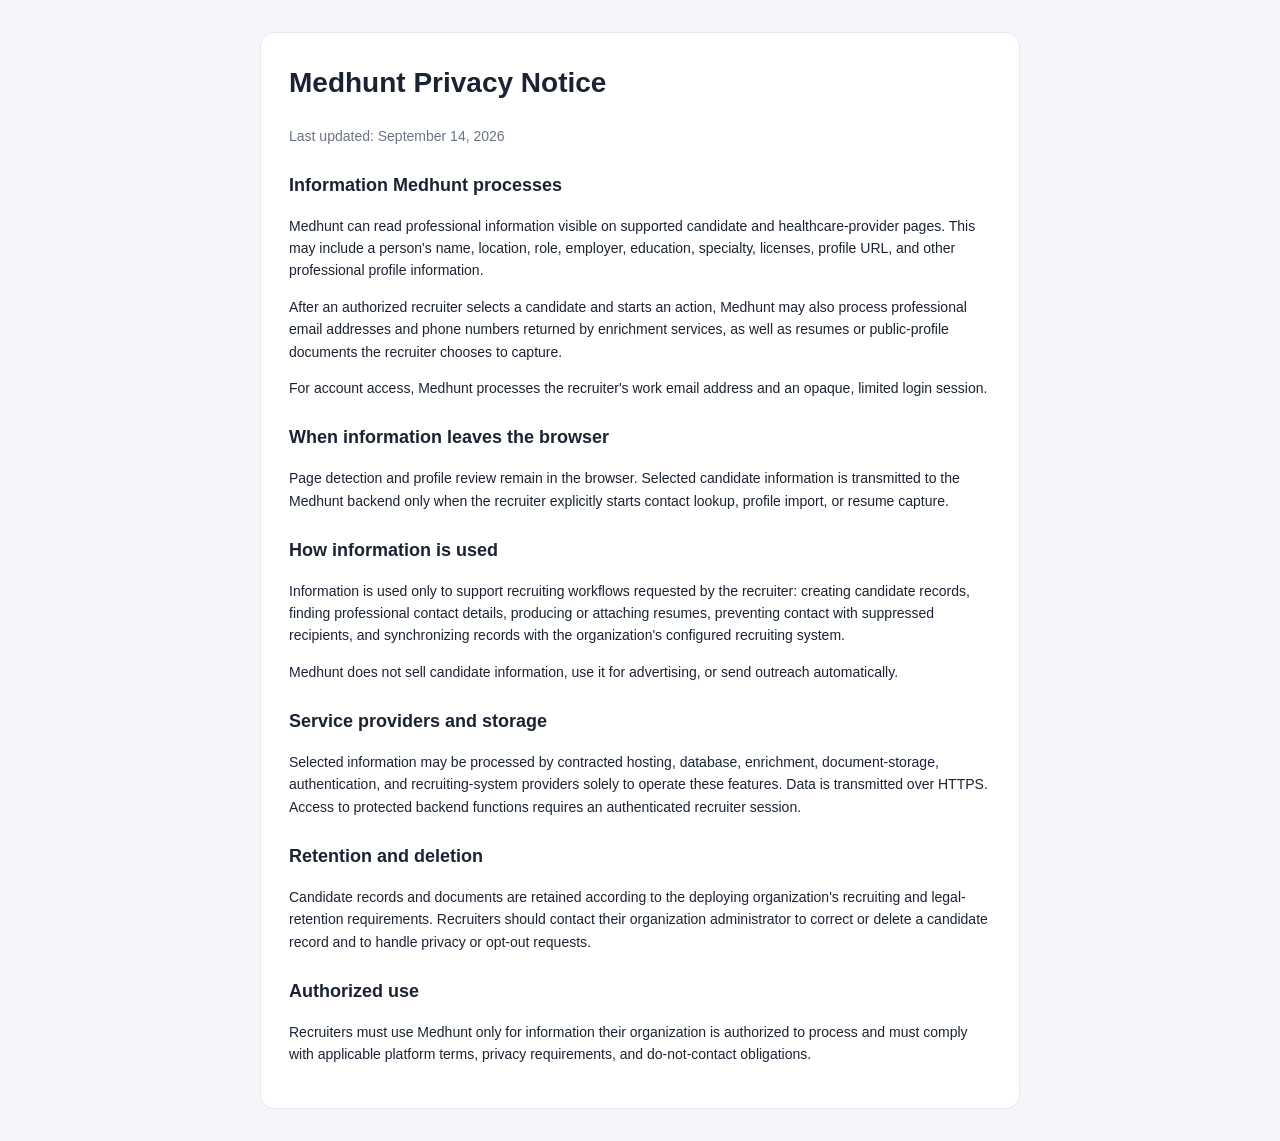
<file: release/medhunt-chrome-store-3.37.48-medhunt2/privacy.html>
<!doctype html>
<html lang="en">
<head>
  <meta charset="utf-8">
  <meta name="viewport" content="width=device-width, initial-scale=1">
  <title>Medhunt Privacy Notice</title>
  <link rel="stylesheet" href="styles.css">
</head>
<body>
  <main class="privacy-page">
    <h1>Medhunt Privacy Notice</h1>
    <p class="muted">Last updated: September 14, 2026</p>

    <h2>Information Medhunt processes</h2>
    <p>Medhunt can read professional information visible on supported candidate and healthcare-provider pages. This may include a person's name, location, role, employer, education, specialty, licenses, profile URL, and other professional profile information.</p>
    <p>After an authorized recruiter selects a candidate and starts an action, Medhunt may also process professional email addresses and phone numbers returned by enrichment services, as well as resumes or public-profile documents the recruiter chooses to capture.</p>
    <p>For account access, Medhunt processes the recruiter's work email address and an opaque, limited login session.</p>

    <h2>When information leaves the browser</h2>
    <p>Page detection and profile review remain in the browser. Selected candidate information is transmitted to the Medhunt backend only when the recruiter explicitly starts contact lookup, profile import, or resume capture.</p>

    <h2>How information is used</h2>
    <p>Information is used only to support recruiting workflows requested by the recruiter: creating candidate records, finding professional contact details, producing or attaching resumes, preventing contact with suppressed recipients, and synchronizing records with the organization's configured recruiting system.</p>
    <p>Medhunt does not sell candidate information, use it for advertising, or send outreach automatically.</p>

    <h2>Service providers and storage</h2>
    <p>Selected information may be processed by contracted hosting, database, enrichment, document-storage, authentication, and recruiting-system providers solely to operate these features. Data is transmitted over HTTPS. Access to protected backend functions requires an authenticated recruiter session.</p>

    <h2>Retention and deletion</h2>
    <p>Candidate records and documents are retained according to the deploying organization's recruiting and legal-retention requirements. Recruiters should contact their organization administrator to correct or delete a candidate record and to handle privacy or opt-out requests.</p>

    <h2>Authorized use</h2>
    <p>Recruiters must use Medhunt only for information their organization is authorized to process and must comply with applicable platform terms, privacy requirements, and do-not-contact obligations.</p>
  </main>
</body>
</html>
</file>
<file: release/medhunt-chrome-store-3.37.48-medhunt2/styles.css>
:root {
  --navy: #16295c;
  --teal: #0f8f8a;
  --teal-bright: #0fa6a0;
  --bg: #f4f6fa;
  --card: #fff;
  --line: #e4e8ef;
  --ink: #1b2333;
  --muted: #6b7484;
  --go: #137333;
  --gobg: #e6f4ea;
  --amber: #a85b00;
  --amberbg: #fbf0de;
  --red: #b3261e;
  --redbg: #fbe9e7;
  --purple: #5b3ac9;
  color-scheme: light;
}

* { box-sizing: border-box; }

html, body { min-height: 100%; }

body {
  margin: 0;
  font-family: Inter, -apple-system, BlinkMacSystemFont, "Segoe UI", Roboto, sans-serif;
  background: var(--bg);
  color: var(--ink);
  font-size: 14px;
}

button, input, select, textarea { font: inherit; }
button:focus-visible, input:focus-visible, select:focus-visible, textarea:focus-visible {
  outline: 3px solid rgba(15, 166, 160, .25);
  outline-offset: 1px;
}

.app {
  display: grid;
  grid-template-columns: 230px minmax(0, 1fr);
  min-height: 100vh;
}

.side {
  position: sticky;
  top: 0;
  height: 100vh;
  background: var(--navy);
  color: #c9d3e8;
  display: flex;
  flex-direction: column;
  z-index: 2;
}

.brand {
  display: flex;
  align-items: center;
  justify-content: center;
  padding: 14px 18px;
  border-bottom: 1px solid rgba(255, 255, 255, .08);
}

.brand-logo-full {
  display: block;
  width: min(100%, 178px);
  height: auto;
  padding: 5px 7px;
  border-radius: 10px;
  background: #fff;
  box-shadow: 0 5px 16px rgba(3, 17, 49, .24);
}

.nav { padding: 12px 10px; flex: 1; }

.nav-link {
  width: 100%;
  display: flex;
  gap: 11px;
  align-items: center;
  padding: 10px 12px;
  border: 0;
  border-radius: 8px;
  color: #b7c2da;
  background: transparent;
  font-weight: 550;
  margin-bottom: 2px;
  text-align: left;
  cursor: pointer;
}

.nav-link:hover { background: rgba(255, 255, 255, .06); color: #fff; }
.nav-link.active { background: var(--teal); color: #fff; }
.side-foot {
  padding: 12px 16px;
  font-size: 11px;
  color: #7e90b6;
  border-top: 1px solid rgba(255, 255, 255, .08);
}

.main { display: flex; flex-direction: column; min-width: 0; }
.top {
  min-height: 64px;
  background: var(--card);
  border-bottom: 1px solid var(--line);
  display: flex;
  align-items: center;
  justify-content: space-between;
  padding: 8px 24px;
  position: sticky;
  top: 0;
  z-index: 1;
}

.top h1 { font-size: 17px; line-height: 1.2; margin: 0; font-weight: 650; }
.connection { display: block; margin-top: 3px; font-size: 10px; color: var(--muted); }
.connection.online { color: var(--go); }
.connection.offline { color: var(--red); }
.top-right { display: flex; gap: 10px; align-items: center; }
.pill {
  font-size: 11px;
  font-weight: 700;
  padding: 5px 10px;
  border-radius: 20px;
  background: var(--redbg);
  color: var(--red);
  text-transform: capitalize;
}
.pill.demo { background: var(--amberbg); color: var(--amber); }
.pill.live { background: #eaf6f5; color: var(--teal); }
.user-avatar {
  width: 32px;
  height: 32px;
  border-radius: 50%;
  background: var(--navy);
  color: #fff;
  display: grid;
  place-items: center;
  font-weight: 650;
  font-size: 11px;
}
.auth-button { margin-left: 6px; min-width: 52px; }

.wrap { width: 100%; max-width: 1180px; padding: 22px 24px; }
.card {
  background: var(--card);
  border: 1px solid var(--line);
  border-radius: 14px;
  padding: 18px 20px;
  margin-bottom: 16px;
}
.card h3 { margin: 0 0 12px; font-size: 14px; font-weight: 650; color: var(--navy); }
.card p:last-child { margin-bottom: 0; }

.btn {
  background: var(--navy);
  color: #fff;
  border: 1px solid var(--navy);
  border-radius: 9px;
  padding: 9px 16px;
  font-weight: 650;
  font-size: 13px;
  cursor: pointer;
}
.btn:hover { filter: brightness(.96); }
.btn:disabled { opacity: .55; cursor: wait; }
.btn.ghost { background: #fff; color: var(--navy); border-color: var(--line); }
.btn.teal { background: var(--teal); border-color: var(--teal); }
.btn.capture-btn { background: var(--purple); border-color: var(--purple); }
.btn.danger { background: var(--red); border-color: var(--red); }
.btn.sm { padding: 6px 10px; font-size: 12px; }

textarea, input, select {
  font-size: 13px;
  color: var(--ink);
  background: #fff;
  border: 1px solid #d9dee8;
  border-radius: 9px;
  padding: 10px 12px;
  width: 100%;
}
textarea { resize: vertical; }
input[readonly], textarea[readonly] { background: #f8f9fb; }
.row { display: flex; gap: 10px; align-items: center; flex-wrap: wrap; }
.row.spread { justify-content: space-between; }
.grow { flex: 1 1 220px; }
.grow-2 { flex: 2 1 300px; }
.field-auto { width: auto; max-width: 320px; }
.mt { margin-top: 14px; }
.muted { color: var(--muted); }
.small { font-size: 12px; }
.field-label { display: block; margin: 12px 0 5px; color: var(--muted); font-size: 12px; font-weight: 650; }
.error-text { color: var(--red); }
.success-text { color: var(--go); }
code { font-size: .92em; background: #f0f2f6; border-radius: 4px; padding: 1px 4px; }

.privacy-page {
  width: min(760px, calc(100% - 32px));
  margin: 32px auto;
  padding: 28px;
  background: var(--card);
  border: 1px solid var(--line);
  border-radius: 14px;
  line-height: 1.6;
}
.privacy-page h1 { margin-top: 0; }
.privacy-page h2 { margin-top: 24px; font-size: 18px; }
.privacy-dialog { max-width: 620px; }
.privacy-dialog p { line-height: 1.5; }
.consent-check {
  display: flex;
  align-items: flex-start;
  gap: 9px;
  margin: 0 0 20px;
  padding: 13px 14px;
  border: 1px solid #dce6ee;
  border-radius: 12px;
  background: #fbfcfe;
  line-height: 1.35;
  font-weight: 650;
}
.consent-check input { width: auto; margin-top: 3px; accent-color: var(--teal); }

.notice {
  background: #fff9ec;
  border: 1px solid #f3e2b8;
  color: #70520d;
  border-radius: 10px;
  padding: 10px 14px;
  font-size: 12px;
  margin-bottom: 16px;
}
.notice.error { background: var(--redbg); border-color: #f2c5c1; color: var(--red); }
.notice.success { background: var(--gobg); border-color: #bfe1c8; color: var(--go); }

.kpis {
  display: grid;
  grid-template-columns: repeat(5, minmax(0, 1fr));
  gap: 12px;
  margin-bottom: 16px;
}
.kpi { background: var(--card); border: 1px solid var(--line); border-radius: 14px; padding: 14px 16px; }
.kpi .label { font-size: 11px; color: var(--muted); font-weight: 650; }
.kpi .value { font-size: 26px; font-weight: 750; color: var(--navy); margin-top: 3px; }

.cards { display: grid; grid-template-columns: repeat(auto-fill, minmax(300px, 1fr)); gap: 14px; }
.candidate-card {
  background: var(--card);
  border: 1px solid var(--line);
  border-radius: 14px;
  padding: 16px;
  display: flex;
  flex-direction: column;
  gap: 10px;
  min-width: 0;
}
.candidate-head { display: flex; gap: 12px; align-items: center; }
.candidate-avatar {
  width: 44px;
  height: 44px;
  border-radius: 50%;
  background: #eee9fb;
  color: var(--purple);
  display: grid;
  place-items: center;
  font-weight: 700;
  font-size: 15px;
  flex: 0 0 auto;
}
.candidate-name { font-weight: 650; font-size: 15px; overflow-wrap: anywhere; }
.candidate-location { font-size: 12px; color: var(--muted); }
.source-badge {
  display: inline-block;
  margin-left: 4px;
  padding: 1px 6px;
  border-radius: 10px;
  color: #fff;
  background: #2557a7;
  font-size: 9px;
  font-weight: 700;
  text-transform: capitalize;
  vertical-align: 1px;
}
.fit { margin-left: auto; text-align: center; }
.fit .number { font-size: 20px; font-weight: 800; color: var(--teal); }
.fit .label { font-size: 10px; color: var(--muted); }
.contact {
  font-size: 13px;
  display: flex;
  min-height: 58px;
  flex-direction: column;
  gap: 4px;
  border-top: 1px solid #eef1f6;
  padding-top: 10px;
  overflow-wrap: anywhere;
}
.contact-line { display: flex; gap: 8px; align-items: flex-start; }
.contact-key { color: var(--muted); width: 16px; flex: 0 0 auto; }
.stage {
  display: inline-block;
  font-size: 11px;
  font-weight: 700;
  padding: 3px 10px;
  border-radius: 14px;
  text-transform: capitalize;
}
.stage-new { background: #eef1f6; color: #5b6472; }
.stage-enriched { background: #e7f0fb; color: #185fa5; }
.stage-contacted { background: var(--amberbg); color: var(--amber); }
.stage-replied { background: var(--gobg); color: var(--go); }
.stage-submitted { background: #eee9fb; color: var(--purple); }
.stage-rejected { background: var(--redbg); color: var(--red); }
.candidate-actions {
  display: flex;
  gap: 6px;
  flex-wrap: wrap;
  border-top: 1px solid #eef1f6;
  padding-top: 10px;
}

.board-wrap { overflow-x: auto; padding-bottom: 4px; }
.board { display: grid; grid-template-columns: repeat(6, minmax(150px, 1fr)); gap: 10px; min-width: 920px; }
.column { background: #eef1f6; border-radius: 12px; padding: 10px; min-height: 120px; }
.column h4 { margin: 0 0 8px; font-size: 12px; text-transform: capitalize; color: #5b6472; }
.mini { background: #fff; border: 1px solid var(--line); border-radius: 9px; padding: 8px 10px; margin-bottom: 7px; font-size: 12px; overflow-wrap: anywhere; }

.settings-table { width: 100%; font-size: 13px; border-collapse: collapse; }
.capture-card { border-color: #d9d1f5; background: linear-gradient(135deg, #fff 70%, #f3efff); }
.source-url { overflow-wrap: anywhere; }
details summary { cursor: pointer; color: var(--navy); font-weight: 650; font-size: 12px; }
.count-badge {
  display: inline-grid;
  min-width: 25px;
  height: 25px;
  margin-left: 5px;
  padding: 0 7px;
  place-items: center;
  border-radius: 13px;
  background: var(--purple);
  color: #fff;
  font-size: 12px;
}
.bulk-bar { padding-top: 12px; border-top: 1px solid #eef1f6; }
.check-label { display: flex; align-items: center; gap: 7px; font-size: 12px; font-weight: 650; }
.check-label input, .indeed-select { width: 16px; height: 16px; accent-color: var(--purple); }
.indeed-results { display: flex; flex-direction: column; gap: 8px; }
.indeed-result {
  display: grid;
  grid-template-columns: 20px 28px minmax(0, 1fr) auto;
  gap: 10px;
  align-items: center;
  padding: 12px 14px;
  border: 1px solid var(--line);
  border-radius: 11px;
  background: #fff;
}
.indeed-result:hover { border-color: #cfc5f1; box-shadow: 0 3px 10px rgba(22, 41, 92, .05); }
.indeed-result-number { color: var(--muted); font-size: 11px; text-align: right; }
.indeed-result-main { min-width: 0; }
.indeed-result-actions { display: flex; gap: 6px; }
.sync-status { min-height: 15px; margin: 3px 0 0; }
.sync-status.saving { color: var(--amber); }
.sync-status.saved { color: var(--go); }
.sync-status.failed { color: var(--red); }
.settings-table td { padding: 8px 0; border-bottom: 1px solid #eef1f6; vertical-align: top; }
.settings-table td:first-child { width: 38%; color: var(--muted); padding-right: 14px; }

.modal {
  background: rgba(15, 20, 35, .64);
  -webkit-backdrop-filter: blur(4px);
  backdrop-filter: blur(4px);
  position: fixed;
  inset: 0;
  z-index: 20;
  display: flex;
  align-items: center;
  justify-content: center;
  padding: 20px;
}
.dialog {
  width: min(100%, 620px);
  max-height: calc(100vh - 32px);
  overflow: auto;
  padding: 26px 26px 22px;
  color: var(--ink);
  background: #fff;
  border: 1px solid #dce4ee;
  border-radius: 18px;
  box-shadow: 0 24px 64px rgba(14, 25, 55, .24);
}
.dialog h2 {
  margin: 0;
  color: var(--navy);
  font-size: 20px;
  line-height: 1.2;
  letter-spacing: -.01em;
}
.dialog p { margin: 0 0 12px; }
.dialog > label:not(.consent-check) {
  display: block;
  margin: 16px 0 18px;
  color: var(--muted);
  font-size: 12px;
  font-weight: 650;
}
.dialog > label:not(.consent-check) input {
  display: block;
  margin-top: 6px;
}
.inline-link {
  display: inline;
  margin: 0;
  padding: 0;
  border: 0;
  color: var(--teal);
  background: transparent;
  font-size: inherit;
  font-weight: 750;
  text-decoration: underline;
  cursor: pointer;
}
.login-consent-note {
  margin: -4px 0 18px !important;
  color: var(--teal);
  font-size: 12px;
  font-weight: 650;
}
.privacy-dialog-header {
  display: flex;
  align-items: flex-start;
  gap: 12px;
  margin-bottom: 16px;
}
.privacy-dialog-logo {
  flex: 0 0 92px;
  width: 92px;
  height: 48px;
  object-fit: contain;
  border-radius: 9px;
  background: #fff;
}
.privacy-eyebrow {
  display: block;
  margin-bottom: 4px;
  color: var(--teal);
  font-size: 10px;
  font-weight: 800;
  letter-spacing: .1em;
  text-transform: uppercase;
}
.privacy-dialog-lede {
  margin: 0 0 16px !important;
  color: var(--navy);
  font-weight: 650;
  line-height: 1.45 !important;
}
.privacy-dialog-copy {
  margin: 0 0 18px;
  padding: 14px 16px;
  color: #4e5b70;
  background: #f5f8fb;
  border: 1px solid #e1e8f0;
  border-radius: 12px;
  font-size: 12px;
  line-height: 1.55;
}
.privacy-dialog-copy p { margin: 0 0 12px; }
.privacy-dialog-copy p:last-child { margin-bottom: 0; }
.privacy-dialog-copy strong { color: var(--navy); }
.privacy-dialog .modal-actions {
  display: grid;
  grid-template-columns: 1fr 1fr;
  gap: 9px;
  align-items: stretch;
}
.privacy-dialog .modal-actions .btn { width: 100%; min-height: 40px; }
.privacy-dialog .modal-actions .btn.teal { grid-column: 1 / -1; }
.sheet { background: #fff; border-radius: 14px; max-width: 560px; width: 100%; max-height: calc(100vh - 32px); overflow: auto; padding: 20px; box-shadow: 0 18px 48px rgba(14, 25, 55, .22); }
.sheet h3 { margin-top: 0; }
.modal-actions { justify-content: flex-end; }
.batch-draft-sheet { max-width: 720px; }
.batch-draft-list { display: grid; gap: 10px; margin-top: 12px; }
.batch-draft {
  padding: 12px;
  border: 1px solid var(--line);
  border-radius: 10px;
  background: #fbfbfe;
}
.batch-draft-body {
  max-height: 120px;
  overflow: auto;
  margin: 8px 0;
  padding: 9px;
  border-radius: 7px;
  background: #fff;
  font-size: 11px;
  line-height: 1.45;
  white-space: pre-wrap;
}
.toast {
  position: fixed;
  right: 18px;
  bottom: 18px;
  z-index: 50;
  max-width: min(420px, calc(100vw - 36px));
  padding: 11px 14px;
  color: #fff;
  background: var(--navy);
  border-radius: 9px;
  box-shadow: 0 8px 25px rgba(14, 25, 55, .25);
  font-size: 12px;
}
.toast.error { background: var(--red); }
.hidden { display: none !important; }

/* Focused Chrome side-panel workflow for Indeed sourcing. */
body.extension-shell {
  height: 100vh;
  overflow: hidden;
  background: #fff;
}
body.extension-shell .app { display: block; height: 100vh; min-height: 0; }
body.extension-shell .side,
body.extension-shell .top { display: none; }
body.extension-shell .main { height: 100vh; min-height: 0; overflow: hidden; }
body.extension-shell .wrap { height: 100vh; max-width: none; overflow: hidden; padding: 0; }

.indeed-workflow {
  height: 100vh;
  min-height: 0;
  overflow: hidden;
  display: flex;
  flex-direction: column;
  background: #fff;
}
.panel-brand {
  flex: 0 0 70px;
  min-height: 70px;
  padding: 10px 18px;
  display: flex;
  align-items: center;
  gap: 14px;
  border-bottom: 1px solid #e9edf3;
  background: #fff;
}
.workflow-logo {
  width: 46px;
  height: 46px;
  border: 2px solid #bda8ff;
  border-radius: 50%;
  flex: 0 0 auto;
  display: grid;
  place-items: center;
  color: #7434eb;
  background:
    radial-gradient(circle at 30% 28%, #fff 0 3px, transparent 3.5px),
    linear-gradient(145deg, #faf7ff, #eee6ff);
  font-weight: 800;
}
.panel-brand-divider {
  align-self: stretch;
  width: 1px;
  margin: 6px 0;
  background: #e8edf4;
}
.active-page-indicator {
  min-width: 0;
  display: inline-flex;
  align-items: center;
  gap: 6px;
  overflow: hidden;
  color: #586174;
  font-size: 11px;
  font-weight: 700;
  text-overflow: ellipsis;
  white-space: nowrap;
}
.active-page-indicator i {
  width: 7px;
  height: 7px;
  flex: 0 0 auto;
  border-radius: 50%;
  background: #22b85a;
  box-shadow: 0 0 0 3px #e5f8eb;
}
.panel-rescan-button {
  margin-left: auto;
  width: 36px;
  height: 36px;
  border: 0;
  color: #52627a;
  background: transparent;
  font-size: 26px;
  line-height: 1;
  cursor: pointer;
}
.panel-rescan-button:hover { color: #7434eb; }
.beta-banner {
  flex: 0 0 42px;
  min-height: 42px;
  padding: 0 17px;
  display: flex;
  align-items: center;
  gap: 10px;
  border-bottom: 1px solid #f2ddb1;
  color: #86410d;
  background: #fff9e8;
  font-size: 11.5px;
}
.beta-banner > span { min-width: 0; margin-right: auto; white-space: nowrap; }
.beta-banner small { color: #9f7458; font-size: 9px; }
.beta-banner button {
  flex: 0 0 auto;
  padding: 0;
  border: 0;
  color: #7d3b0c;
  background: transparent;
  text-decoration: underline;
  text-underline-offset: 2px;
  cursor: pointer;
}
.beta-banner .beta-close {
  width: 22px;
  color: #df7e00;
  font-size: 20px;
  text-decoration: none;
}
.workflow-accent {
  flex: 0 0 52px;
  min-height: 52px;
  padding: 14px 18px;
  color: #fff;
  background: linear-gradient(90deg, #7132ed, #8136ef);
  font-size: 17px;
  font-weight: 750;
}
.capture-toolbar {
  flex: 0 0 52px;
  min-height: 52px;
  padding: 10px 18px;
  display: flex;
  align-items: center;
  justify-content: space-between;
  gap: 8px;
  border-bottom: 1px solid #eceef3;
}
.capture-toolbar strong { color: #171d2d; font-size: 14px; }
.text-button {
  padding: 2px;
  border: 0;
  background: transparent;
  color: #792eff;
  font-size: 11.5px;
  font-weight: 700;
  cursor: pointer;
}
.indeed-candidate-list {
  flex: 1 1 0;
  min-height: 0;
  overflow-x: hidden;
  overflow-y: auto;
  overscroll-behavior: contain;
  background: #fff;
  scrollbar-color: #989898 #fff;
  scrollbar-width: thin;
}
.indeed-candidate-list::-webkit-scrollbar { width: 9px; }
.indeed-candidate-list::-webkit-scrollbar-track { background: #fff; }
.indeed-candidate-list::-webkit-scrollbar-thumb {
  border: 2px solid #fff;
  border-radius: 10px;
  background: #999;
}
.capture-row {
  display: grid;
  grid-template-columns: 20px 38px minmax(0, 1fr);
  gap: 10px;
  align-items: center;
  min-height: 62px;
  padding: 7px 16px;
  border-bottom: 1px solid #e5e9ef;
}
.capture-row:has(.capture-result:not(:empty)) {
  grid-template-columns: 38px minmax(0, 1fr);
}
.capture-row:has(.capture-result:not(:empty)) .capture-avatar { grid-column: 1; }
.capture-row:has(.capture-result:not(:empty)) .capture-identity { grid-column: 2; }
.capture-row:has(.capture-result:not(:empty)) .capture-result {
  grid-column: 2;
  padding-bottom: 3px;
}
.capture-row > .linkedin-pdf-tools { grid-column: 3; }
.capture-row:has(.capture-result:not(:empty)) > .linkedin-pdf-tools { grid-column: 2; }
.capture-row:hover { background: #faf9fe; }
.capture-row .indeed-select {
  width: 19px;
  height: 19px;
  margin: 0;
  accent-color: #7432ed;
}
.capture-avatar {
  width: 38px;
  height: 38px;
  border-radius: 50%;
  display: grid;
  place-items: center;
  color: #fff;
  background: hsl(var(--avatar-hue), 72%, 56%);
  font-size: 10.5px;
  font-weight: 800;
}
.capture-identity {
  min-width: 0;
  padding: 0;
  border: 0;
  background: transparent;
  text-align: left;
  cursor: pointer;
}
.capture-identity strong {
  display: block;
  overflow: hidden;
  color: #2b303a;
  font-size: 12.5px;
  line-height: 1.35;
  text-overflow: ellipsis;
  white-space: nowrap;
}
.capture-identity span {
  display: block;
  overflow: hidden;
  color: var(--muted);
  font-size: 10.5px;
  line-height: 1.35;
  text-overflow: ellipsis;
  white-space: nowrap;
}
.capture-result { min-width: 0; }
.capture-result:empty { display: none; }
.lookup-contact { display: flex; flex-wrap: wrap; gap: 3px 7px; align-items: center; }
.lookup-value {
  max-width: 100%;
  overflow-wrap: anywhere;
  color: #57606f;
  font-size: 11px;
  line-height: 1.4;
  white-space: normal;
}
.resume-link {
  flex: 1 0 100%;
  width: fit-content;
  margin-top: 2px;
  padding: 0;
  border: 0;
  color: var(--purple);
  background: transparent;
  font-size: 9px;
  font-weight: 650;
  text-align: left;
  cursor: pointer;
}
.linkedin-pdf-tools {
  display: flex;
  min-width: 0;
  align-items: center;
  gap: 6px;
  padding-bottom: 3px;
  color: #737b89;
  font-size: 8.5px;
}
.linkedin-pdf-tools > span {
  overflow: hidden;
  text-overflow: ellipsis;
  white-space: nowrap;
}
.linkedin-pdf-button {
  flex: 0 0 auto;
  padding: 3px 7px;
  border: 1px solid #cbb9ff;
  border-radius: 5px;
  color: var(--purple);
  background: #faf8ff;
  font-size: 8.5px;
  font-weight: 700;
  cursor: pointer;
}
.linkedin-pdf-button:hover { background: #f1ebff; }
.linkedin-pdf-button.stored { color: var(--go); border-color: #9dd7aa; background: var(--gobg); }
.linkedin-pdf-button.cancel { color: #6e7480; border-color: #d8dce3; background: #fff; }
.linkedin-pdf-guide ol { padding-left: 22px; color: #414957; font-size: 12px; line-height: 1.65; }
.lookup-state, .lookup-searching {
  color: var(--muted);
  font-size: 11px;
  font-weight: 650;
}
.lookup-state.match { color: var(--go); }
.lookup-state.review { color: var(--amber); }
.lookup-state.no-match { color: #7c8390; }
.lookup-state.lookup-error { color: var(--red); }
.lookup-searching { color: var(--purple); }
.lookup-outcome { min-width: 0; }
.lookup-detail {
  display: block;
  margin-top: 2px;
  color: #737b89;
  font-size: 9.5px;
  line-height: 1.4;
  overflow-wrap: anywhere;
  white-space: normal;
}
.identity-review-options { display: flex; flex-wrap: wrap; gap: 4px; margin-top: 5px; }
.identity-review-option {
  padding: 3px 6px;
  border: 1px solid #cbb9ff;
  border-radius: 5px;
  color: var(--purple);
  background: #faf8ff;
  font-size: 8.5px;
  font-weight: 650;
  cursor: pointer;
}
.workflow-footer {
  position: relative;
  flex: 0 0 auto;
  z-index: 3;
  padding: 13px 18px 10px;
  border-top: 1px solid var(--line);
  background: #fff;
  box-shadow: 0 -5px 16px rgba(20, 27, 49, .05);
}
.nexus-classification {
  display: grid;
  gap: 7px;
  margin: 10px 12px;
  padding: 10px;
  border: 1px solid var(--line);
  border-radius: 9px;
  background: #fff;
  font-size: 11px;
}
.nexus-classification strong { font-size: 12px; }
.nexus-classification label { display: grid; gap: 3px; font-weight: 600; }
.nexus-classification select {
  width: 100%;
  min-height: 34px;
  padding: 5px 7px;
  border: 1px solid var(--line);
  border-radius: 6px;
  background: #fff;
  color: var(--ink);
  font: inherit;
}
.nexus-classification small { color: var(--muted); line-height: 1.4; }
.nexus-result-action {
  flex: 0 0 auto;
  padding: 7px 13px;
  background: var(--rx-surface);
}
.nexus-result-action .inline-scan-action { width: 100%; }
.nexus-classification-overlay {
  position: fixed;
  inset: 0;
  z-index: 100;
  display: grid;
  place-items: center;
  padding: 12px;
  background: rgba(20, 27, 49, .55);
}
.nexus-classification-dialog {
  width: min(100%, 420px);
  max-height: calc(100vh - 24px);
  overflow-y: auto;
  padding: 14px;
  border-radius: 12px;
  background: #fff;
  box-shadow: 0 12px 34px rgba(20, 27, 49, .2);
}
.nexus-classification-header { display: flex; align-items: start; justify-content: space-between; gap: 10px; }
.nexus-classification-header strong { display: block; font-size: 15px; }
.nexus-classification-header small { display: block; margin-top: 4px; color: var(--muted); }
.nexus-classification-profiles {
  display: grid;
  gap: 5px;
  max-height: 150px;
  overflow-y: auto;
  margin-top: 12px;
  padding: 7px;
  border: 1px solid var(--line);
  border-radius: 8px;
}
.nexus-classification-profiles label { display: flex; align-items: center; gap: 8px; font-size: 12px; }
.nexus-classification-profiles input { width: 16px; height: 16px; flex: 0 0 auto; }
.nexus-classification-dialog .nexus-classification { margin: 12px 0; padding: 0; border: 0; }
.nexus-classification-apply { margin-top: 10px; }
.lookup-button {
  width: 100%;
  min-height: 48px;
  border: 0;
  border-radius: 8px;
  color: #fff;
  background: linear-gradient(90deg, #7132ed, #8236ef);
  box-shadow: 0 2px 5px rgba(91, 58, 201, .2);
  font-size: 13.5px;
  font-weight: 750;
  cursor: pointer;
}
.lookup-button:disabled { opacity: .48; cursor: not-allowed; }
.lookup-icon {
  position: relative;
  top: 2px;
  display: inline-block;
  width: 15px;
  height: 15px;
  margin-right: 7px;
  border: 2px solid currentColor;
  border-radius: 50%;
}
.lookup-icon::after {
  position: absolute;
  right: -5px;
  bottom: -3px;
  width: 6px;
  height: 2px;
  border-radius: 1px;
  background: currentColor;
  content: "";
  transform: rotate(48deg);
}
.privacy-note, .workflow-footer .sync-status {
  display: block;
  margin-top: 8px;
  color: #0c9d47;
  text-align: center;
  font-size: 10px;
}
.view-results-link {
  display: block;
  margin: 7px auto 0;
  padding: 1px 5px;
  border: 0;
  color: #792eff;
  background: transparent;
  font-size: 10.5px;
  cursor: pointer;
}
.workflow-footer .sync-status {
  overflow: hidden;
  margin-top: 4px;
  color: var(--muted);
  font-size: 8.5px;
  text-overflow: ellipsis;
  white-space: nowrap;
}
.workflow-footer .sync-status:empty { display: none; }
.workflow-footer .sync-status.saved { color: var(--go); }
.workflow-footer .sync-status.failed { color: var(--red); }
.result-summary {
  display: grid;
  grid-template-columns: 1fr 1fr;
  gap: 8px;
  padding: 10px 13px;
  border-bottom: 1px solid var(--line);
}
.result-summary.has-errors { grid-template-columns: repeat(3, minmax(0, 1fr)); }
.summary-tile {
  padding: 9px;
  border: 1px solid var(--line);
  border-radius: 8px;
  color: #5f6673;
  background: #fff;
  cursor: pointer;
}
.summary-tile strong, .summary-tile span { display: block; }
.summary-tile strong { font-size: 23px; }
.summary-tile span { font-size: 9px; }
.summary-tile.matched.active {
  border-color: #6fc386;
  color: var(--go);
  background: var(--gobg);
}
.summary-tile:not(.matched).active { border-color: #aeb4bf; background: #f4f5f7; }
.summary-tile.failed.active { border-color: #e07a7a; color: var(--red); background: #fff3f3; }
.capture-note, .indeed-workflow > .sync-status {
  flex: 0 0 auto;
  padding: 6px 14px;
  border-bottom: 1px solid #eef0f4;
  color: #717987;
  background: #fafbfc;
  font-size: 9.5px;
  line-height: 1.35;
  text-align: center;
}
.indeed-workflow > .sync-status.saved { color: var(--go); }
.indeed-workflow > .sync-status.failed { color: var(--red); }
.indeed-workflow > .sync-status:empty { display: none; }
.results-actions {
  flex: 0 0 auto;
  display: flex;
  gap: 8px;
  padding: 10px 13px;
  border-top: 1px solid var(--line);
  background: #fff;
}
.status-action {
  min-height: 42px;
  padding: 9px 15px;
  border: 0;
  border-radius: 8px;
  color: #fff;
  background: var(--purple);
  font: inherit;
  font-size: 11.5px;
  font-weight: 750;
  cursor: pointer;
}
.status-action.secondary {
  flex: 1 1 0;
  border: 1px solid #d9d0f5;
  color: var(--purple);
  background: #faf8ff;
}
.source-status {
  width: min(360px, calc(100% - 36px));
  margin: auto;
  display: flex;
  flex-direction: column;
  align-items: center;
  gap: 9px;
  padding: 26px 20px;
  color: #687184;
  text-align: center;
}
.source-status strong { color: #252b38; font-size: 14px; }
.source-status span { font-size: 11px; line-height: 1.5; }
.resume-guidance {
  margin: 9px 12px 0;
  padding: 9px;
  border: 1px solid #e5e7ec;
  border-radius: 7px;
  color: var(--muted);
  background: #fafbfc;
}
.resume-guidance strong, .resume-guidance span { display: block; }
.resume-guidance strong { color: #4e5562; font-size: 10px; }
.resume-guidance span { margin-top: 3px; font-size: 9px; line-height: 1.4; }
.batch-actions {
  position: sticky;
  bottom: 0;
  z-index: 3;
  padding: 10px 12px;
  border-top: 1px solid var(--line);
  background: #fff;
}
.batch-actions > span {
  display: block;
  margin-bottom: 6px;
  color: #606775;
  font-size: 9px;
  font-weight: 750;
  text-transform: uppercase;
}
.batch-actions > div { display: grid; grid-template-columns: repeat(5, 1fr); gap: 4px; }
.batch-actions button {
  padding: 7px 2px;
  border: 1px solid var(--line);
  border-radius: 6px;
  color: #515866;
  background: #fff;
  font-size: 9px;
  cursor: pointer;
}
.batch-actions button:first-child { color: #fff; border-color: var(--purple); background: var(--purple); }
.empty-results {
  display: flex;
  flex-direction: column;
  gap: 5px;
  padding: 28px 18px;
  color: var(--muted);
  text-align: center;
  font-size: 11px;
}

@media (max-width: 900px) {
  .kpis { grid-template-columns: repeat(3, 1fr); }
}

@media (max-width: 700px) {
  .app { display: block; }
  .side { position: sticky; height: auto; }
  .brand { padding: 10px 12px; }
  .brand-logo-full { width: 128px; }
  .nav { display: flex; overflow-x: auto; padding: 7px 8px 8px; gap: 4px; }
  .nav-link { width: auto; flex: 0 0 auto; margin: 0; padding: 7px 9px; font-size: 11px; }
  .nav-link span:first-child { display: none; }
  .side-foot { display: none; }
  .top { top: 92px; min-height: 58px; padding: 7px 12px; }
  .top h1 { font-size: 15px; }
  .user-avatar { display: none; }
  .wrap { padding: 12px; }
  .card { padding: 14px; border-radius: 11px; }
  .kpis { grid-template-columns: repeat(2, 1fr); gap: 8px; }
  .kpi { padding: 10px 12px; border-radius: 11px; }
  .kpi .value { font-size: 21px; }
  .cards { grid-template-columns: 1fr; }
  .field-auto { width: 100%; max-width: none; }
  .row > .btn { flex: 1 1 auto; }
  .dialog { padding: 22px 18px 18px; }
  .privacy-dialog .modal-actions { grid-template-columns: 1fr; }
  .privacy-dialog .modal-actions .btn.teal { grid-column: auto; }
  .sheet { padding: 15px; }
  .settings-table td { display: block; width: 100% !important; border-bottom: 0; padding: 3px 0; }
  .settings-table tr { display: block; border-bottom: 1px solid #eef1f6; padding: 7px 0; }
  .bulk-bar { align-items: stretch; }
  .bulk-bar .field-auto { flex: 1 1 100%; }
  .indeed-result { grid-template-columns: 20px 24px minmax(0, 1fr); }
  .indeed-result-actions { grid-column: 2 / -1; }
}

/* Medhunt: extension-side candidate workbench. */
body.extension-shell {
  --rx-navy: #0b1f33;
  --rx-navy-soft: #173b5e;
  --rx-teal: #0b7b74;
  --rx-teal-dark: #075e59;
  --rx-mint: #dff4f0;
  --rx-canvas: #f1f5f7;
  --rx-surface: #ffffff;
  --rx-line: #d9e3e8;
  --rx-ink: #142838;
  --rx-muted: #60727d;
  --rx-success: #157347;
  --rx-warning: #8a5800;
  --rx-danger: #b42318;
  font-family: "Segoe UI Variable", "Segoe UI", Inter, sans-serif;
  background: var(--rx-canvas);
}

.sr-only {
  position: absolute !important;
  width: 1px !important;
  height: 1px !important;
  padding: 0 !important;
  margin: -1px !important;
  overflow: hidden !important;
  clip: rect(0, 0, 0, 0) !important;
  white-space: nowrap !important;
  border: 0 !important;
}

body.extension-shell button:focus-visible,
body.extension-shell input:focus-visible {
  outline: 3px solid rgba(20, 184, 166, .35);
  outline-offset: 2px;
}

body.extension-shell .indeed-workflow {
  background: var(--rx-canvas);
}

.source-shell-header.panel-brand {
  position: relative;
  flex: 0 0 68px;
  min-height: 68px;
  display: grid;
  grid-template-columns: 82px minmax(72px, 1fr) auto;
  align-items: center;
  gap: 10px;
  padding: 9px 12px 12px;
  border: 0;
  color: #fff;
  background: var(--rx-navy);
}

.medhunt-mark {
  width: 78px;
  height: 36px;
  display: block;
  box-sizing: border-box;
  object-fit: contain;
  padding: 1px;
  overflow: hidden;
  border: 1px solid rgba(255, 255, 255, .55);
  border-radius: 10px;
  background: #fff;
  box-shadow: 0 3px 10px rgba(1, 18, 49, .22);
}

.source-brand-copy { min-width: 0; }
.source-brand-copy strong,
.source-brand-copy span { display: block; }
.source-brand-copy strong {
  overflow: hidden;
  color: #fff;
  font-size: 14px;
  font-weight: 760;
  letter-spacing: -.01em;
  text-overflow: ellipsis;
  white-space: nowrap;
}
.source-brand-copy span {
  margin-top: 0;
  color: #a9c3d4;
  font-size: 11px;
}
.source-header-actions {
  min-width: 0;
  display: flex;
  align-items: center;
  justify-content: flex-end;
  gap: 5px;
}
.source-shell-header .active-page-indicator {
  max-width: 104px;
  min-height: 30px;
  padding: 6px 9px;
  border: 1px solid rgba(255, 255, 255, .14);
  border-radius: 999px;
  color: #dceaf1;
  background: rgba(255, 255, 255, .08);
  font-size: 11px;
  font-weight: 650;
}
.source-shell-header .active-page-indicator i {
  width: 6px;
  height: 6px;
  background: #67e8d5;
}
.source-shell-header .panel-rescan-button {
  width: 44px;
  height: 44px;
  display: grid;
  place-items: center;
  margin: 0 -5px 0 0;
  border: 0;
  border-radius: 12px;
  color: #dceaf1;
  background: transparent;
  font-size: 21px;
}
.source-shell-header .panel-rescan-button:hover {
  color: #fff;
  background: rgba(255, 255, 255, .1);
}
.source-shell-header .panel-rescan-button:disabled {
  opacity: .48;
  cursor: wait;
}
.source-shell-header .contact-pause-button {
  min-height: 30px;
  display: inline-flex;
  align-items: center;
  gap: 5px;
  padding: 5px 8px;
  border: 1px solid rgba(255, 255, 255, .2);
  border-radius: 9px;
  color: #dceaf1;
  background: rgba(255, 255, 255, .08);
  font-size: 10px;
  font-weight: 750;
  cursor: pointer;
}
.source-shell-header .contact-pause-button:hover { background: rgba(255, 255, 255, .14); }
.source-shell-header .contact-pause-button.is-paused {
  color: #08233a;
  border-color: #f7c66b;
  background: #f7c66b;
}
.header-progress {
  position: absolute;
  right: 0;
  bottom: 0;
  left: 0;
  height: 4px;
  overflow: hidden;
  visibility: visible;
  background: rgba(255, 255, 255, .13);
}
.header-progress.is-inactive {
  visibility: hidden;
}
.header-progress > [data-testid="source-progressbar"] {
  width: 100%;
  height: 100%;
}
.header-progress > [data-testid="source-progressbar"] > span {
  display: block;
  height: 100%;
  border-radius: 0 4px 4px 0;
  background: #67e8d5;
}
.header-progress.is-indeterminate > [data-testid="source-progressbar"] > span {
  width: 35% !important;
  animation: medhunt-progress 1.1s ease-in-out infinite;
}
@keyframes medhunt-progress {
  0% { transform: translateX(-110%); }
  100% { transform: translateX(390%); }
}
.workflow-accent, .panel-brand-divider, .workflow-logo { display: none; }

.section-kicker {
  display: block;
  margin-bottom: 3px;
  color: #71828c;
  font-size: 11px;
  font-weight: 760;
  letter-spacing: .075em;
  line-height: 1.2;
  text-transform: uppercase;
}

.capture-toolbar {
  flex: 0 0 auto;
  min-height: 64px;
  padding: 11px 13px 10px;
  border-bottom: 1px solid var(--rx-line);
  background: var(--rx-surface);
}
.queue-heading { min-width: 0; }
.capture-toolbar .queue-heading strong {
  display: block;
  color: var(--rx-ink);
  font-size: 15px;
  font-weight: 730;
  line-height: 1.25;
}
.text-button.selection-toggle {
  min-height: 44px;
  padding: 8px 9px;
  border-radius: 8px;
  color: var(--rx-teal-dark);
  font-size: 12px;
  font-weight: 720;
}
.text-button.selection-toggle:hover { background: var(--rx-mint); }

body.extension-shell .indeed-candidate-list {
  padding: 10px;
  background: var(--rx-canvas);
  scrollbar-color: #9cabb3 transparent;
}
.capture-row[hidden] { display: none !important; }
.capture-row {
  position: relative;
  grid-template-columns: 40px 42px minmax(0, 1fr);
  gap: 10px;
  min-height: 76px;
  margin-bottom: 8px;
  padding: 10px 11px;
  overflow: hidden;
  border: 1px solid var(--rx-line);
  border-radius: 13px;
  background: var(--rx-surface);
}
.capture-row::before {
  position: absolute;
  inset: 9px auto 9px 0;
  width: 3px;
  border-radius: 0 4px 4px 0;
  background: transparent;
  content: "";
}
.capture-row:hover {
  border-color: #b9cbd2;
  background: var(--rx-surface);
}
.capture-row.selected {
  border-color: #9bcfc8;
}
.capture-row.selected::before { background: var(--rx-teal); }
.capture-row.previously-enriched {
  border-color: #96cfc1;
  background: #effaf5;
}
.capture-row.previously-enriched::before { background: #208665; }
.capture-row .already-enriched-badge {
  grid-column: 2 / -1;
  width: fit-content;
  padding: 3px 9px;
  border-radius: 999px;
  color: #126348;
  background: #d9f1e5;
  font-size: 11px;
  font-weight: 700;
}
.candidate-select-control {
  width: 40px;
  min-height: 44px;
  display: grid;
  place-items: center;
  cursor: pointer;
}
.capture-row .indeed-select {
  width: 21px;
  height: 21px;
  margin: 0;
  accent-color: var(--rx-teal);
  cursor: pointer;
}
.capture-avatar {
  width: 42px;
  height: 42px;
  border: 1px solid #b9e0da;
  border-radius: 11px 5px 11px 5px;
  color: #08665f;
  background: var(--rx-mint);
  font-size: 11px;
  font-weight: 820;
}
.capture-identity {
  align-self: stretch;
  display: flex;
  flex-direction: column;
  justify-content: center;
  min-height: 44px;
  border-radius: 7px;
}
.capture-identity:disabled { opacity: 1; cursor: wait; }
.capture-identity strong {
  display: -webkit-box;
  overflow: hidden;
  color: var(--rx-ink);
  font-size: 13px;
  font-weight: 730;
  line-height: 1.28;
  text-overflow: ellipsis;
  white-space: normal;
  overflow-wrap: anywhere;
  -webkit-box-orient: vertical;
  -webkit-line-clamp: 2;
}
.capture-identity .candidate-meta {
  display: block;
  margin-top: 3px;
  overflow: visible;
  color: var(--rx-muted);
  font-size: 11.5px;
  line-height: 1.3;
  text-overflow: clip;
  white-space: normal;
  overflow-wrap: anywhere;
}
.candidate-meta > span, .candidate-meta small { display: block; }
.candidate-meta small {
  margin-top: 2px;
  overflow: hidden;
  color: #7b8c96;
  font-size: 11.5px;
  line-height: 1.3;
  text-overflow: ellipsis;
  white-space: nowrap;
}
.candidate-meta .profile-npi {
  margin-top: 3px;
  font-size: 10.5px;
  font-weight: 700;
}
.candidate-meta .profile-npi.detected { color: var(--rx-success); }
.candidate-meta .profile-npi.unavailable { color: #7a858b; }

.capture-row:has(.capture-result:not(:empty)) {
  grid-template-columns: 42px minmax(0, 1fr);
  align-items: start;
  min-height: 94px;
}
.capture-row:has(.capture-result:not(:empty)) .capture-avatar { grid-column: 1; }
.capture-row:has(.capture-result:not(:empty)) .capture-identity { grid-column: 2; min-height: 42px; }
.capture-row:has(.capture-result:not(:empty)) .capture-result {
  grid-column: 2;
  padding: 7px 0 1px;
  border-top: 1px dashed #dfe7ea;
}
.nexus-candidate-status {
  grid-column: 1 / -1;
  justify-self: start;
  width: max-content;
  max-width: calc(100% - 56px);
  margin-left: 56px;
  margin-top: 3px;
  padding: 3px 7px;
  border: 1px solid #d8e0e4;
  border-radius: 999px;
  color: #5c6870;
  background: #f6f8f9;
  font-size: 9px;
  font-weight: 700;
  line-height: 1.3;
  overflow-wrap: normal;
}
.nexus-candidate-status.uploaded { border-color: #a8d9b2; color: #14783b; background: #edf8ef; }
.nexus-candidate-status.pending,
.nexus-candidate-status.waiting { border-color: #ead49c; color: #875d00; background: #fff8e7; }
.nexus-candidate-status.existing { border-color: #edb5aa; color: #ad2d1c; background: #fff1ee; }
.nexus-candidate-status.failed { border-color: #e2b2ae; color: #a52720; background: #fff2f1; }
.nexus-candidate-status.disabled { color: #66727a; background: #f0f3f4; }
.ceipal-status-reason { grid-column: 1 / -1; margin-left: 56px; color: #a52720; font-size: 11px; line-height: 1.35; overflow-wrap: anywhere; }
.capture-row > .linkedin-pdf-tools,
.capture-row:has(.capture-result:not(:empty)) > .linkedin-pdf-tools { grid-column: 2; }

/* Contact checks run inside the existing selection queue. Keep the selected
   row in the same card geometry instead of switching the whole panel to the
   separate results layout while the request is in flight. */
.indeed-candidate-list:not(.result-list) .capture-row:has(.capture-result:not(:empty)) {
  grid-template-columns: 40px 42px minmax(0, 1fr);
  align-items: center;
  min-height: 94px;
}
.indeed-candidate-list:not(.result-list) .capture-row:has(.capture-result:not(:empty)) .candidate-select-control {
  grid-column: 1;
  grid-row: 1 / span 2;
}
.indeed-candidate-list:not(.result-list) .capture-row:has(.capture-result:not(:empty)) .capture-avatar {
  grid-column: 2;
  grid-row: 1;
}
.indeed-candidate-list:not(.result-list) .capture-row:has(.capture-result:not(:empty)) .capture-identity {
  grid-column: 3;
  grid-row: 1;
}
.indeed-candidate-list:not(.result-list) .capture-row:has(.capture-result:not(:empty)) .capture-result {
  grid-column: 3;
  grid-row: 2;
}
.indeed-candidate-list:not(.result-list) .capture-row:has(.capture-result:not(:empty)) > .capture-row-action,
.indeed-candidate-list:not(.result-list) .capture-row:has(.capture-result:not(:empty)) > .linkedin-pdf-tools {
  grid-column: 3;
}

.lookup-contact { gap: 5px 7px; }
.lookup-value {
  color: #405762;
  font-size: 11.5px;
  line-height: 1.45;
}
.lookup-state, .lookup-searching {
  display: inline-flex;
  align-items: center;
  gap: 5px;
  font-size: 11.5px;
  font-weight: 740;
}
.lookup-state i, .lookup-searching i {
  width: 7px;
  height: 7px;
  border-radius: 50%;
  background: currentColor;
}
.lookup-state.match { color: var(--rx-success); }
.lookup-state.no-match { color: #667780; }
.lookup-state.lookup-error { color: var(--rx-danger); }
.lookup-searching { color: var(--rx-teal); }
.lookup-searching i { opacity: .72; }
.lookup-detail { font-size: 11.5px; }
.resume-link {
  min-height: 44px;
  padding: 5px 0;
  color: var(--rx-teal-dark);
  font-size: 11px;
}
.linkedin-pdf-tools { font-size: 11.5px; }
.linkedin-pdf-button {
  min-height: 44px;
  padding: 6px 9px;
  border-color: #a8d5cf;
  color: var(--rx-teal-dark);
  background: #f4fbfa;
  font-size: 11.5px;
}

.result-workbench-head {
  flex: 0 0 auto;
  display: flex;
  align-items: center;
  justify-content: space-between;
  gap: 10px;
  padding: 12px 13px 7px;
  background: var(--rx-surface);
}
.result-workbench-head > div { min-width: 0; }
.result-workbench-head strong {
  display: block;
  color: var(--rx-ink);
  font-size: 14px;
  font-weight: 730;
}
.inline-scan-action {
  min-height: 44px;
  padding: 8px 10px;
  border: 1px solid var(--rx-line);
  border-radius: 9px;
  color: var(--rx-teal-dark);
  background: #fff;
  font-size: 11px;
  font-weight: 720;
  cursor: pointer;
}
.inline-scan-action:disabled,
.resume-link:disabled,
.results-actions .status-action:disabled { opacity: .5; cursor: wait; }
.result-summary,
.result-summary.has-errors {
  flex: 0 0 auto;
  display: flex;
  grid-template-columns: none;
  gap: 6px;
  padding: 5px 12px 11px;
  overflow-x: auto;
  border-bottom: 1px solid var(--rx-line);
  background: var(--rx-surface);
  scrollbar-width: none;
}
.result-summary::-webkit-scrollbar { display: none; }
.summary-tile {
  width: auto;
  min-width: max-content;
  min-height: 44px;
  display: inline-flex;
  align-items: center;
  gap: 6px;
  padding: 7px 10px;
  border: 1px solid var(--rx-line);
  border-radius: 999px;
  color: #5e707a;
  background: #fff;
  font-size: 11px;
  font-weight: 650;
}
.summary-tile strong,
.summary-tile span { display: inline; }
.summary-tile strong {
  min-width: 20px;
  padding: 2px 6px;
  border-radius: 999px;
  color: inherit;
  background: #eef3f5;
  font-size: 11px;
  text-align: center;
}
.summary-signal {
  width: 7px;
  height: 7px;
  border-radius: 50%;
  background: #84939b;
}
.summary-signal.all { background: var(--rx-teal); }
.summary-tile.matched .summary-signal { background: var(--rx-success); }
.summary-tile.failed .summary-signal { background: var(--rx-danger); }
.summary-tile.matched.active,
.summary-tile:not(.matched).active,
.summary-tile.failed.active {
  border-color: var(--rx-navy-soft);
  color: var(--rx-navy);
  background: #edf4f8;
  box-shadow: inset 0 0 0 1px rgba(23, 59, 94, .08);
}

.source-status {
  width: min(420px, calc(100% - 28px));
  margin: 24px auto auto;
  align-items: flex-start;
  gap: 6px;
  padding: 16px;
  border: 1px solid var(--rx-line);
  border-radius: 10px;
  color: var(--rx-muted);
  background: var(--rx-surface);
  text-align: left;
}
.source-status strong { color: var(--rx-ink); font-size: 15px; }
.source-status span { max-width: 310px; font-size: 12px; }
.source-status.error { border-color: #f0c5c1; }
.status-action {
  min-height: 40px;
  margin-top: 5px;
  border-radius: 10px;
  color: #fff;
  background: var(--rx-teal);
  font-size: 12px;
}
.status-action:hover { background: var(--rx-teal-dark); }

.capture-note,
.indeed-workflow > .sync-status {
  padding: 7px 12px;
  border-color: var(--rx-line);
  color: var(--rx-muted);
  background: #f7fafb;
  font-size: 11.5px;
}
.results-actions {
  display: flex;
  align-items: center;
  justify-content: space-between;
  gap: 10px;
  padding: 8px 12px;
  border-top: 1px solid var(--rx-line);
  color: var(--rx-muted);
  background: #fff;
  font-size: 11px;
}
.results-actions .status-action { flex: 0 0 auto; }

.workflow-footer.command-dock {
  display: grid;
  grid-template-columns: 62px minmax(0, 1fr);
  align-items: center;
  gap: 10px;
  padding: 10px 12px calc(10px + env(safe-area-inset-bottom));
  border-top: 1px solid #cfdce1;
  background: #fff;
}
.selection-summary {
  min-width: 0;
  color: var(--rx-muted);
  text-align: center;
}
.selection-summary strong,
.selection-summary span { display: block; }
.selection-summary strong { color: var(--rx-navy); font-size: 20px; line-height: 1; }
.selection-summary span { margin-top: 3px; font-size: 11px; }
.nexus-delivery-summary {
  display: flex;
  flex-wrap: wrap;
  align-items: center;
  gap: 6px 12px;
  margin: 0 15px 12px;
  padding: 10px 12px;
  border: 1px solid #b9ddd8;
  border-radius: 9px;
  color: var(--rx-muted);
  background: #f2fafa;
  font-size: 11px;
}
.nexus-delivery-summary strong { color: var(--rx-teal-dark); }
.nexus-delivery-summary span b { color: var(--rx-ink); }
.nexus-delivery-summary.is-pending { border-style: dashed; }
.lookup-button {
  width: 100%;
  min-height: 48px;
  display: grid;
  grid-template-columns: minmax(0, 1fr) auto;
  align-items: center;
  gap: 8px;
  padding: 9px 11px 9px 14px;
  border-radius: 11px 5px 11px 5px;
  color: #fff;
  background: var(--rx-teal);
  font-size: 12px;
  text-align: left;
}
.lookup-button:hover:not(:disabled) { background: var(--rx-teal-dark); }
.lookup-button:disabled { color: #768791; background: #dce5e8; }
.lookup-count {
  min-width: 23px;
  height: 23px;
  display: grid;
  place-items: center;
  padding: 0 5px;
  border-radius: 999px;
  color: var(--rx-teal-dark);
  background: #d9f1ed;
  font-size: 10px;
  font-weight: 800;
}
.lookup-button:disabled .lookup-count { color: #74858e; background: #cad6da; }
.lookup-arrow { font-size: 18px; line-height: 1; }
.lookup-icon { display: none; }

.empty-results {
  min-height: 110px;
  justify-content: center;
  padding: 24px 16px;
  color: var(--rx-muted);
  font-size: 12px;
}
.empty-results strong { color: var(--rx-ink); }
.empty-results.compact { min-height: 88px; }

@media (min-width: 520px) {
  .indeed-candidate-list:not(.result-list) {
    display: flex;
    flex-direction: column;
    align-content: start;
    gap: 12px;
  }
  .indeed-candidate-list:not(.result-list) .capture-row { margin: 0; }
}

@media (max-width: 359px) {
  .source-shell-header.panel-brand {
    grid-template-columns: 72px minmax(58px, 1fr) auto;
    gap: 8px;
    padding-inline: 10px;
  }
  .medhunt-mark { width: 68px; height: 32px; }
  .source-shell-header .contact-pause-button span:last-child { display: none; }
  .source-brand-copy strong { font-size: 13px; }
  .source-brand-copy span { font-size: 10px; }
  .source-shell-header .active-page-indicator { max-width: 76px; padding-inline: 7px; }
  .capture-row { grid-template-columns: 38px 38px minmax(0, 1fr); gap: 8px; padding-inline: 9px; }
  .candidate-select-control { width: 38px; }
  .capture-avatar { width: 38px; height: 38px; }
  .workflow-footer.command-dock { grid-template-columns: 52px minmax(0, 1fr); gap: 7px; padding-inline: 9px; }
  .lookup-button { padding-left: 11px; gap: 5px; font-size: 11.5px; }
  .lookup-count { display: none; }
}

@media (prefers-reduced-motion: reduce) {
  .source-shell-header .panel-rescan-button span,
  .header-progress > [data-testid="source-progressbar"] > span,
  .capture-row,
  .lookup-searching i { transition: none; animation: none; }
  .capture-row:hover { transform: none; }
}

@media (forced-colors: active) {
  .source-shell-header.panel-brand,
  .medhunt-mark,
  .lookup-button,
  .status-action { border: 1px solid ButtonText; }
  .capture-row.selected::before,
  .summary-signal { background: Highlight; }
  .capture-row.selected { outline: 2px solid Highlight; }
}

/* ---- public records lookup ---- */
.capture-row-action {
  grid-column: 3;
  justify-self: end;
  flex: 0 0 auto;
  padding: 3px 8px;
  border: 1px solid #a8d8d5;
  border-radius: 5px;
  color: var(--teal);
  background: #f2fafa;
  font-size: 9px;
  font-weight: 700;
  cursor: pointer;
}
.capture-row-action:hover { background: #e4f4f3; }
.capture-row-action:disabled { opacity: .55; cursor: default; }
.capture-row:has(.capture-result:not(:empty)) > .capture-row-action { grid-column: 2; justify-self: start; }

/* Keep every candidate in the same single-column enterprise card geometry.
   The primary row is its own grid, so optional lookup and resume controls
   cannot displace the checkbox, avatar, or identity. */
body.extension-shell .indeed-candidate-list:not(.result-list) {
  display: flex;
  flex-direction: column;
  align-content: stretch;
  gap: 12px;
  padding: 16px 15px;
}
body.extension-shell .indeed-candidate-list:not(.result-list) .capture-row.candidate-queue-card {
  width: 100%;
  min-height: 120px;
  display: flex;
  flex-direction: column;
  align-items: stretch;
  gap: 5px;
  margin: 0;
  padding: 14px 15px 14px 18px;
  flex: 0 0 auto;
}
body.extension-shell .capture-row-primary {
  width: 100%;
  display: grid;
  grid-template-columns: 40px 52px minmax(0, 1fr);
  align-items: start;
  column-gap: 12px;
}
body.extension-shell .capture-row-primary > .candidate-select-control {
  grid-column: 1 !important;
  grid-row: 1 !important;
  width: 40px;
  min-height: 50px;
  align-self: start;
}
body.extension-shell .capture-row-primary > .capture-avatar {
  grid-column: 2 !important;
  grid-row: 1 !important;
  width: 50px;
  height: 50px;
  align-self: start;
}
body.extension-shell .capture-row-primary > .capture-identity {
  grid-column: 3 !important;
  grid-row: 1 !important;
  min-height: 50px;
  align-self: start;
  justify-content: flex-start;
}
body.extension-shell .candidate-queue-card > .capture-result {
  width: calc(100% - 104px);
  margin-left: 104px;
  padding-top: 5px;
}
body.extension-shell .candidate-queue-card > .capture-row-action {
  margin-top: auto;
  align-self: end;
}
body.extension-shell .candidate-queue-card > .linkedin-pdf-tools {
  margin-left: 104px;
  align-self: end;
}
.qs-sheet { max-width: 620px; }
.qs-progress { display: flex; align-items: center; gap: 14px; padding: 10px 0 4px; }
.qs-progress p { margin: 4px 0 0; font-size: 12px; line-height: 1.5; }
.qs-spinner {
  flex: 0 0 auto;
  width: 22px;
  height: 22px;
  border: 3px solid #d9e6e6;
  border-top-color: var(--teal);
  border-radius: 50%;
  animation: qs-spin 900ms linear infinite;
}
@keyframes qs-spin { to { transform: rotate(360deg); } }
@media (prefers-reduced-motion: reduce) {
  .qs-spinner { animation-duration: 3s; }
}
.qs-identity { margin: 14px 0 4px; }
.qs-identity strong { display: block; font-size: 15px; }
.qs-identity small { display: block; margin-top: 2px; font-size: 11px; }
.qs-block {
  margin-top: 12px;
  padding-top: 10px;
  border-top: 1px solid var(--line);
}
.qs-block h4, .qs-block summary {
  margin: 0 0 6px;
  color: var(--muted);
  font-size: 11px;
  font-weight: 700;
  letter-spacing: .04em;
  text-transform: uppercase;
}
.qs-block summary { cursor: pointer; margin-bottom: 0; }
.qs-block[open] summary { margin-bottom: 6px; }
.qs-list { list-style: none; margin: 0; padding: 0; display: grid; gap: 7px; }
.qs-list li { display: flex; flex-wrap: wrap; align-items: baseline; gap: 4px 8px; font-size: 12px; }
.qs-list li small, .qs-block > small { display: block; width: 100%; font-size: 11px; }
.qs-value { font-weight: 650; color: var(--ink); overflow-wrap: anywhere; }
.qs-tag {
  padding: 1px 6px;
  border-radius: 999px;
  background: #eaf6f5;
  color: var(--teal);
  font-size: 9px;
  font-weight: 700;
  text-transform: uppercase;
}
.qs-empty { margin: 16px 0; color: var(--muted); font-size: 13px; line-height: 1.6; }
.contact-origin {
  display: inline-block;
  margin-bottom: 5px;
  padding: 1px 7px;
  border-radius: 999px;
  background: #eaf6f5;
  color: var(--teal);
  font-size: 9px;
  font-weight: 700;
  letter-spacing: .03em;
  text-transform: uppercase;
}

/* ---- Zoom Phone messaging ---- */
.sms-button, .sms-inline { border-color: #9ecfca; color: var(--teal); }
.sms-inline { margin-top: 5px; }
.conversation-list { display: grid; gap: 8px; margin-top: 14px; }
.conversation-row {
  width: 100%;
  display: flex;
  justify-content: space-between;
  gap: 16px;
  padding: 12px;
  border: 1px solid var(--line);
  border-radius: 9px;
  color: var(--ink);
  background: #fff;
  text-align: left;
}
.conversation-row:hover { border-color: #9ecfca; background: #f7fbfb; }
.conversation-row span:last-child { text-align: right; }
.conversation-row strong, .conversation-row b, .conversation-row small { display: block; }
.conversation-row small { margin-top: 3px; color: var(--muted); font-size: 10px; }
.message-thread { display: grid; gap: 8px; margin: 14px 0; max-height: 300px; overflow: auto; }
.message-bubble { max-width: 86%; padding: 9px 11px; border-radius: 11px; background: #edf2f5; font-size: 12px; }
.message-bubble.outbound { justify-self: end; color: #fff; background: var(--teal); }
.message-bubble.inbound { justify-self: start; }
.message-bubble span, .message-bubble small { display: block; white-space: pre-wrap; }
.message-bubble small { margin-top: 4px; opacity: .75; font-size: 9px; text-transform: uppercase; }
</file>
